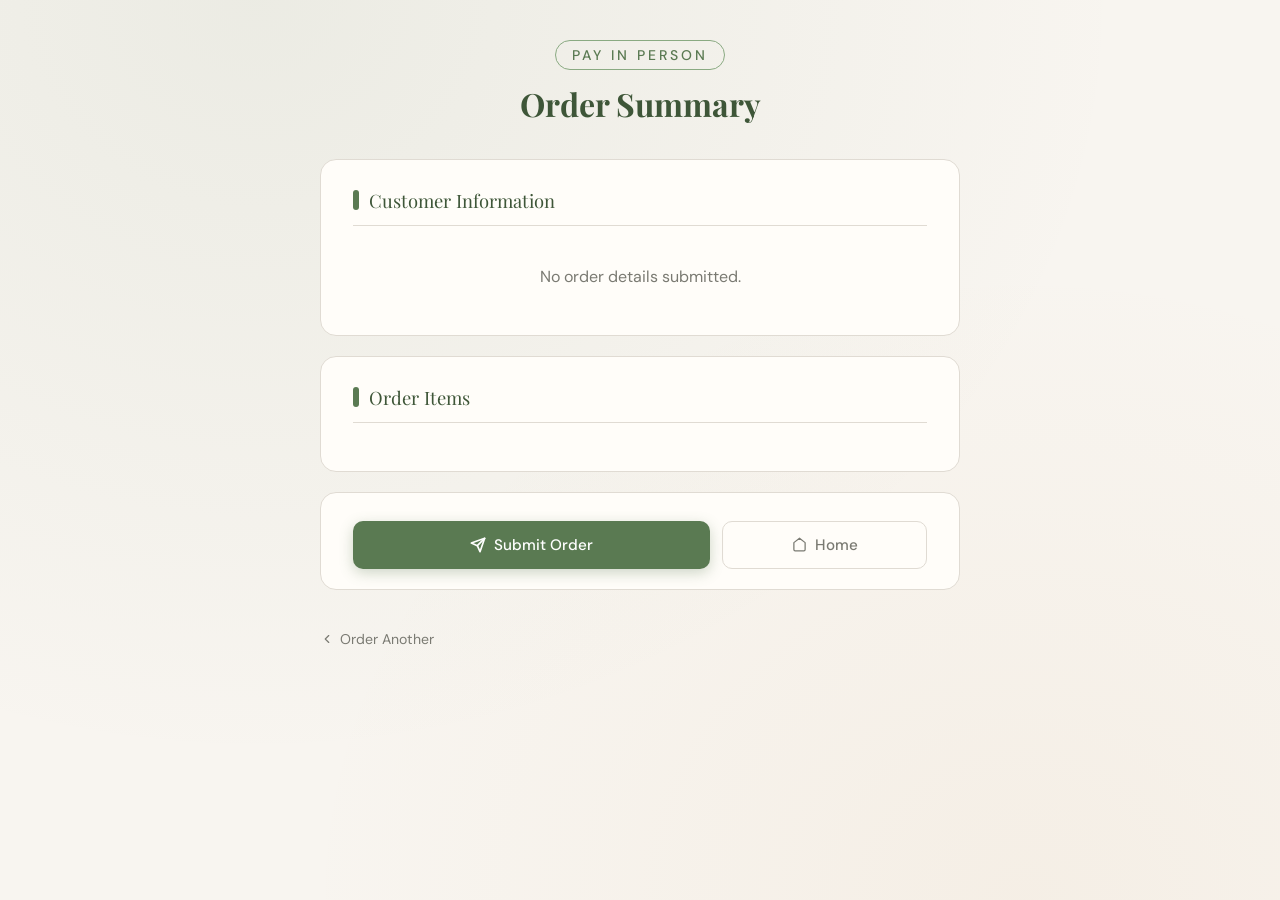
<file: order-detail.html>
<!DOCTYPE html>
<html lang="en">
<head>
    <meta charset="UTF-8">
    <meta name="viewport" content="width=device-width, initial-scale=1.0">
    <title>Order Details</title>
    <link rel="preconnect" href="https://fonts.googleapis.com">
    <link href="https://fonts.googleapis.com/css2?family=Playfair+Display:wght@400;700&family=DM+Sans:wght@300;400;500&display=swap" rel="stylesheet">
    <style>
        :root {
            --sage: #5a7a52;
            --sage-dark: #3e5638;
            --sage-light: #8aaa82;
            --cream: #f8f5f0;
            --warm-white: #fffdf9;
            --text: #2c2c2c;
            --muted: #7a7a72;
            --border: #e0dbd3;
            --accent: #c4853a;
        }

        * { box-sizing: border-box; margin: 0; padding: 0; }

        body {
            font-family: 'DM Sans', sans-serif;
            background-color: var(--cream);
            color: var(--text);
            min-height: 100vh;
            padding: 40px 20px 60px;
            background-image:
                radial-gradient(ellipse at 20% 0%, rgba(90,122,82,0.08) 0%, transparent 60%),
                radial-gradient(ellipse at 80% 100%, rgba(196,133,58,0.06) 0%, transparent 50%);
        }

        .container {
            max-width: 640px;
            margin: auto;
            animation: fadeUp 0.5s ease both;
        }

        /* Header */
        .header {
            text-align: center;
            margin-bottom: 36px;
            animation: fadeDown 0.6s ease both;
        }

        .header-eyebrow {
            display: inline-block;
            font-size: 14px;
            font-weight: 500;
            letter-spacing: 3px;
            text-transform: uppercase;
            color: var(--sage);
            border: 1px solid var(--sage-light);
            padding: 5px 16px;
            border-radius: 20px;
            margin-bottom: 16px;
        }

        h1 {
            font-family: 'Playfair Display', serif;
            font-size: clamp(1.5rem, 5vw, 2rem);
            font-weight: 700;
            color: var(--sage-dark);
            line-height: 1.15;
        }

        /* Section cards */
        .section-card {
            background: var(--warm-white);
            border: 1px solid var(--border);
            border-radius: 16px;
            padding: 28px 32px;
            margin-bottom: 20px;
        }

        .section-title {
            font-family: 'Playfair Display', serif;
            font-size: 1.15rem;
            color: var(--sage-dark);
            margin-bottom: 20px;
            padding-bottom: 12px;
            border-bottom: 1px solid var(--border);
            display: flex;
            align-items: center;
            gap: 10px;
        }

        .section-title::before {
            content: '';
            display: inline-block;
            width: 6px;
            height: 20px;
            background: var(--sage);
            border-radius: 3px;
            flex-shrink: 0;
        }

        /* Detail rows */
        .detail-row {
            display: flex;
            align-items: center;
            gap: 12px;
            padding: 10px 0;
            border-bottom: 1px solid var(--border);
        }

        .detail-row:last-child { border-bottom: none; }

        .detail-label {
            font-size: 0.78rem;
            font-weight: 500;
            letter-spacing: 0.5px;
            text-transform: uppercase;
            color: var(--muted);
            width: 90px;
            flex-shrink: 0;
        }

        .detail-value {
            font-size: 0.95rem;
            color: var(--text);
            flex: 1;
            background: var(--cream);
            border: 1.5px solid var(--border);
            border-radius: 8px;
            padding: 9px 13px;
            font-family: 'DM Sans', sans-serif;
        }

        /* Product items */
        .product-row {
            display: flex;
            align-items: center;
            justify-content: space-between;
            padding: 12px 0;
            border-bottom: 1px solid var(--border);
            gap: 12px;
        }

        .product-row:last-child { border-bottom: none; }

        .product-name {
            font-weight: 500;
            flex: 1;
        }

        .product-qty {
            font-size: 0.85rem;
            color: var(--muted);
            white-space: nowrap;
        }

        .product-subtotal {
            font-weight: 600;
            color: var(--sage-dark);
            white-space: nowrap;
            font-size: 0.95rem;
        }

        /* Total */
        .total-line {
            display: flex;
            justify-content: space-between;
            align-items: center;
            padding-top: 16px;
            margin-top: 4px;
            border-top: 2px solid var(--border);
        }

        .total-label {
            font-size: 0.85rem;
            text-transform: uppercase;
            letter-spacing: 1px;
            color: var(--muted);
            font-weight: 500;
        }

        .total-amount {
            font-family: 'Playfair Display', serif;
            font-size: 1.8rem;
            font-weight: 700;
            color: var(--sage-dark);
        }

        /* Buttons */
        .btn-row {
            display: flex;
            gap: 12px;
            margin-top: 8px;
        }

        button {
            display: inline-flex;
            align-items: center;
            justify-content: center;
            gap: 8px;
            padding: 13px 24px;
            border-radius: 10px;
            border: none;
            font-family: 'DM Sans', sans-serif;
            font-size: 0.95rem;
            font-weight: 500;
            cursor: pointer;
            transition: all 0.2s;
        }

        .btn-primary {
            flex: 2;
            background: var(--sage);
            color: white;
            box-shadow: 0 4px 14px rgba(90,122,82,0.3);
        }

        .btn-primary:hover {
            background: var(--sage-dark);
            box-shadow: 0 6px 20px rgba(90,122,82,0.4);
            transform: translateY(-1px);
        }

        .btn-secondary {
            flex: 1;
            background: transparent;
            color: var(--muted);
            border: 1.5px solid var(--border);
        }

        .btn-secondary:hover {
            border-color: var(--sage-light);
            color: var(--sage);
            background: rgba(90,122,82,0.04);
        }

        .back-link {
            display: inline-flex;
            align-items: center;
            gap: 6px;
            margin-top: 20px;
            font-size: 0.88rem;
            color: var(--muted);
            text-decoration: none;
            transition: color 0.2s;
        }

        .back-link:hover { color: var(--sage); }

        .no-order {
            text-align: center;
            color: var(--muted);
            padding: 20px 0;
        }

        @keyframes fadeDown {
            from { opacity: 0; transform: translateY(-16px); }
            to   { opacity: 1; transform: translateY(0); }
        }

        @keyframes fadeUp {
            from { opacity: 0; transform: translateY(16px); }
            to   { opacity: 1; transform: translateY(0); }
        }

        @media (max-width: 480px) {
            .btn-row { flex-direction: column; }
            .section-card { padding: 20px; }
        }
    </style>
</head>
<body>
    <div class="container">

        <div class="header">
            <div class="header-eyebrow">Pay In Person</div>
            <h1>Order Summary</h1>
        </div>

        <div id="order-details">
            <form id="order-details-form" action="https://formspree.io/f/mdajqypg" method="POST">

                <!-- Customer Info -->
                <div class="section-card" id="customer-card">
                    <div class="section-title">Customer Information</div>
                    <div id="customer-info-display"></div>
                </div>

                <!-- Products -->
                <div class="section-card" id="products-card">
                    <div class="section-title">Order Items</div>
                    <div id="product-list-display"></div>
                    <div id="total-amount-display"></div>
                </div>

                <div class="section-card" style="padding: 20px 32px;">
                    <div class="btn-row">
                        <button type="submit" id="send-button" class="btn-primary">
                            <svg width="16" height="16" viewBox="0 0 24 24" fill="none" stroke="currentColor" stroke-width="2.5" stroke-linecap="round" stroke-linejoin="round"><line x1="22" y1="2" x2="11" y2="13"/><polygon points="22 2 15 22 11 13 2 9 22 2"/></svg>
                            Submit Order
                        </button>
                        <button type="button" class="btn-secondary" onclick="window.location.href='index.html'">
                            <svg width="15" height="15" viewBox="0 0 24 24" fill="none" stroke="currentColor" stroke-width="2" stroke-linecap="round" stroke-linejoin="round"><path d="M3 9l9-7 9 7v11a2 2 0 0 1-2 2H5a2 2 0 0 1-2-2z"/></svg>
                            Home
                        </button>
                    </div>
                </div>

            </form>
        </div>

        <a href="sales.html" class="back-link">
            <svg width="14" height="14" viewBox="0 0 24 24" fill="none" stroke="currentColor" stroke-width="2" stroke-linecap="round" stroke-linejoin="round"><polyline points="15 18 9 12 15 6"/></svg>
            Order Another
        </a>

    </div>

    <script>
        document.addEventListener('DOMContentLoaded', function() {
            const urlParams = new URLSearchParams(window.location.search);
            const customerInfoDisplay = document.getElementById('customer-info-display');
            const productListDisplay = document.getElementById('product-list-display');
            const totalAmountDisplay = document.getElementById('total-amount-display');

            if (urlParams.toString() === '') {
                customerInfoDisplay.innerHTML = '<p class="no-order">No order details submitted.</p>';
                return;
            }

            let products = {};
            let customerDetails = {};
            let totalAmount = 0;

            for (let [key, value] of urlParams.entries()) {
                key = decodeURIComponent(key);
                value = decodeURIComponent(value);

                if (key.startsWith('quantity-')) {
                    const id = key.replace('quantity-', '');
                    if (!products[id]) products[id] = {};
                    products[id].quantity = parseInt(value, 10);
                } else if (key.startsWith('product-name-')) {
                    const id = key.replace('product-name-', '');
                    if (!products[id]) products[id] = {};
                    products[id].name = value;
                } else if (key.startsWith('product-price-')) {
                    const id = key.replace('product-price-', '');
                    if (!products[id]) products[id] = {};
                    products[id].price = parseFloat(value);
                } else if (key === 'total-order-amount') {
                    totalAmount = parseFloat(value);
                } else if (key.startsWith('customer-')) {
                    customerDetails[key.replace('customer-', '')] = value;
                }
            }

            // Render customer info
            const labelMap = { name: 'Name', email: 'Email', phone: 'Phone', notes: 'Notes' };
            if (Object.keys(customerDetails).length > 0) {
                customerInfoDisplay.innerHTML = Object.entries(customerDetails).map(([key, val]) => `
                    <div class="detail-row">
                        <span class="detail-label">${labelMap[key] || key}</span>
                        <input type="text" class="detail-value" name="${key}" value="${val}" readonly>
                    </div>
                `).join('');
            } else {
                customerInfoDisplay.innerHTML = '<p class="no-order">No customer info found.</p>';
            }

            // Render products
            if (Object.keys(products).length > 0) {
                productListDisplay.innerHTML = Object.values(products).map(p => `
                    <div class="product-row">
                        <span class="product-name">${p.name}</span>
                        <span class="product-qty">× ${p.quantity} @ $${p.price.toFixed(2)}</span>
                        <span class="product-subtotal">$${(p.quantity * p.price).toFixed(2)}</span>
                        <input type="hidden" name="${p.name}" value="${p.quantity} x ${p.price.toFixed(2)} = $${(p.quantity * p.price).toFixed(2)}">
                    </div>
                `).join('');

                totalAmountDisplay.innerHTML = `
                    <div class="total-line">
                        <span class="total-label">Total</span>
                        <span class="total-amount">$${totalAmount.toFixed(2)}</span>
                        <input type="hidden" name="Total-Amount" value="$${totalAmount.toFixed(2)}">
                    </div>
                `;
            } else {
                productListDisplay.innerHTML = '<p class="no-order">No products in this order.</p>';
            }
        });
    </script>
</body>
</html>
</file>
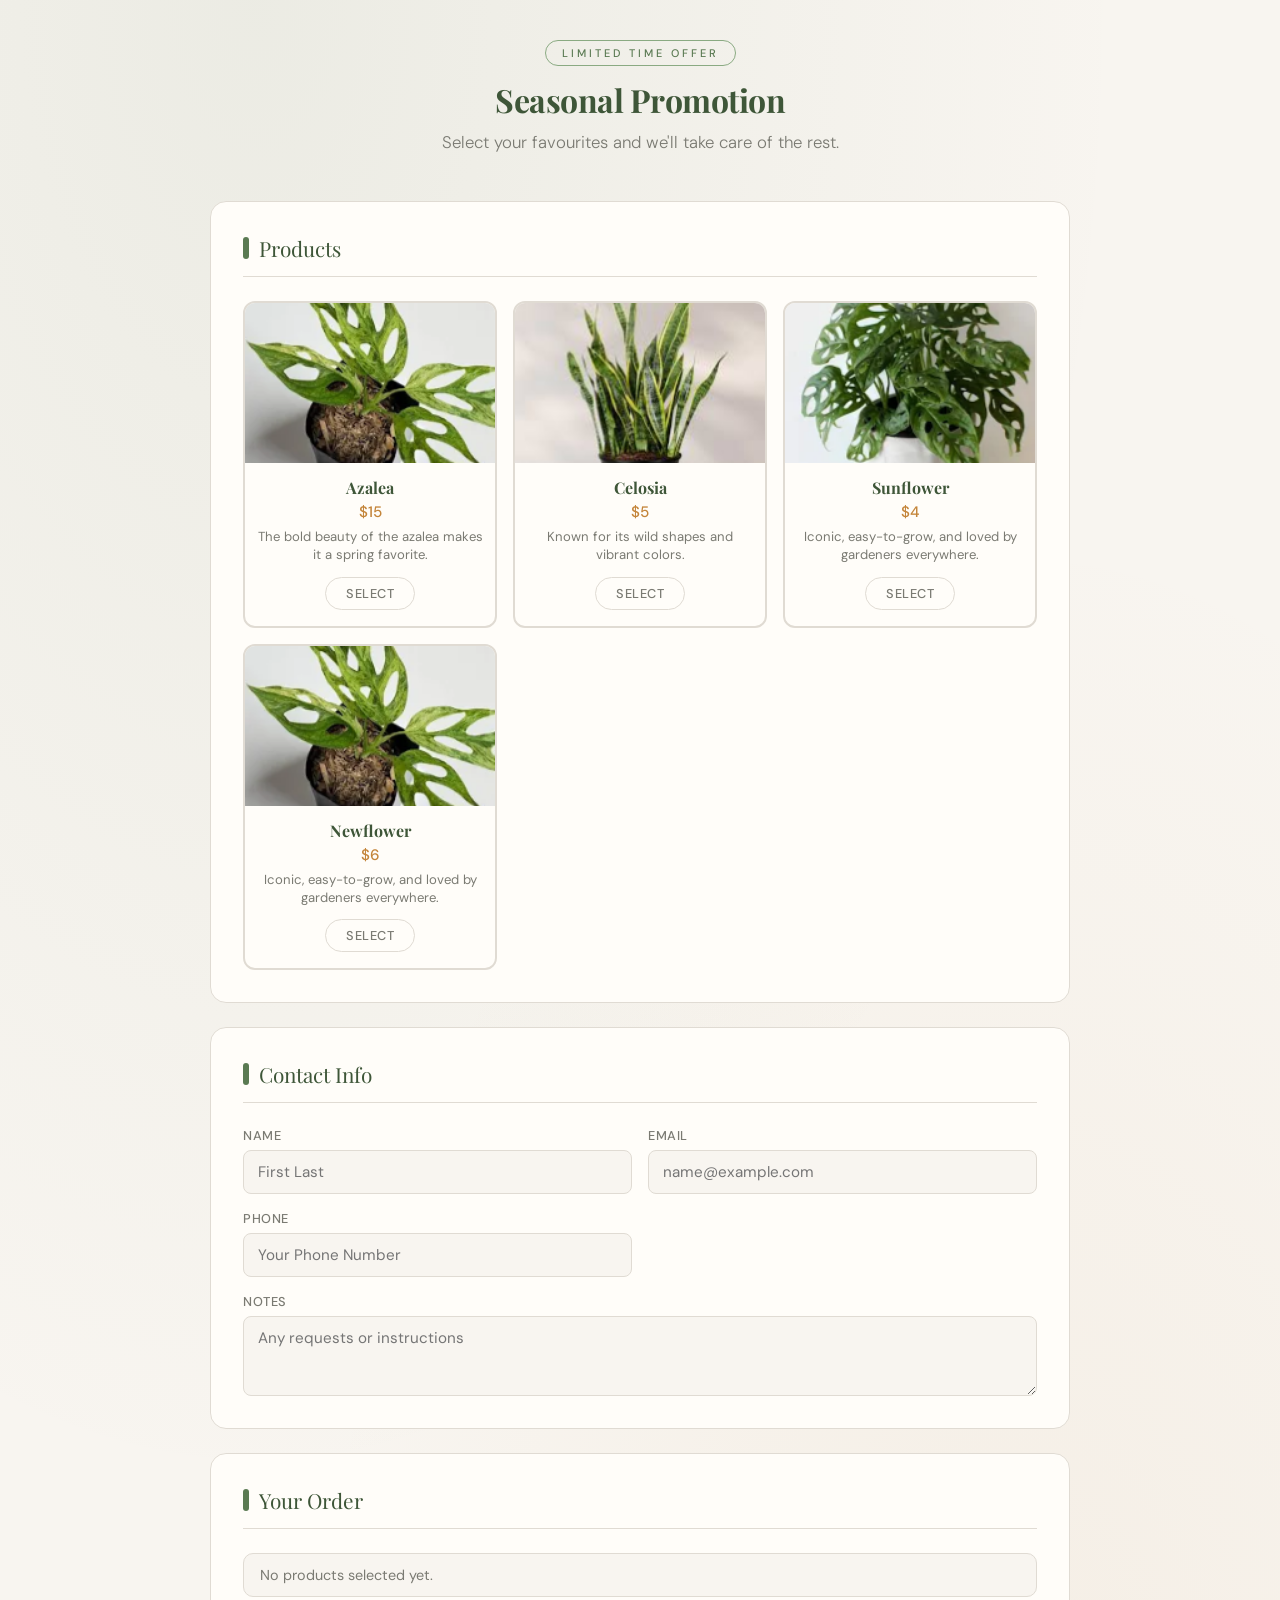
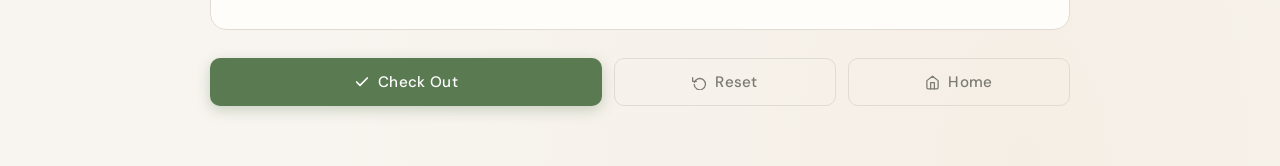
<file: sales.html>
<!DOCTYPE html>
<html lang="en">
<head>
    <meta charset="UTF-8">
    <meta name="viewport" content="width=device-width, initial-scale=1.0">
    <title>Seasonal Promotion</title>
    <link rel="preconnect" href="https://fonts.googleapis.com">
    <link href="https://fonts.googleapis.com/css2?family=Playfair+Display:wght@400;700&family=DM+Sans:wght@300;400;500&display=swap" rel="stylesheet">
    <style>
        :root {
            --sage: #5a7a52;
            --sage-dark: #3e5638;
            --sage-light: #8aaa82;
            --cream: #f8f5f0;
            --warm-white: #fffdf9;
            --text: #2c2c2c;
            --muted: #7a7a72;
            --border: #e0dbd3;
            --accent: #c4853a;
        }

        * { box-sizing: border-box; margin: 0; padding: 0; }

        body {
            font-family: 'DM Sans', sans-serif;
            background-color: var(--cream);
            color: var(--text);
            min-height: 100vh;
            padding: 40px 20px 60px;
            background-image: 
                radial-gradient(ellipse at 20% 0%, rgba(90,122,82,0.08) 0%, transparent 60%),
                radial-gradient(ellipse at 80% 100%, rgba(196,133,58,0.06) 0%, transparent 50%);
        }

        .container {
            max-width: 860px;
            margin: auto;
        }

        /* Header */
        .header {
            text-align: center;
            margin-bottom: 48px;
            animation: fadeDown 0.6s ease both;
        }

        .header-eyebrow {
            display: inline-block;
            font-size: 11px;
            font-weight: 500;
            letter-spacing: 3px;
            text-transform: uppercase;
            color: var(--sage);
            border: 1px solid var(--sage-light);
            padding: 5px 16px;
            border-radius: 20px;
            margin-bottom: 16px;
        }

        h1 {
            font-family: 'Playfair Display', serif;
            font-size: clamp(1.5rem, 5vw, 2rem);
            font-weight: 700;
            color: var(--sage-dark);
            line-height: 1.15;
            letter-spacing: -0.5px;
        }

        .header-sub {
            margin-top: 12px;
            color: var(--muted);
            font-weight: 300;
            font-size: 1.05rem;
        }

        /* Cards */
        .section-card {
            background: var(--warm-white);
            border: 1px solid var(--border);
            border-radius: 16px;
            padding: 32px;
            margin-bottom: 24px;
            animation: fadeUp 0.5s ease both;
        }

        .section-card:nth-child(2) { animation-delay: 0.1s; }
        .section-card:nth-child(3) { animation-delay: 0.2s; }
        .section-card:nth-child(4) { animation-delay: 0.3s; }

        .section-title {
            font-family: 'Playfair Display', serif;
            font-size: 1.3rem;
            color: var(--sage-dark);
            margin-bottom: 24px;
            padding-bottom: 14px;
            border-bottom: 1px solid var(--border);
            display: flex;
            align-items: center;
            gap: 10px;
        }

        .section-title::before {
            content: '';
            display: inline-block;
            width: 6px;
            height: 22px;
            background: var(--sage);
            border-radius: 3px;
        }

        /* Product Grid */
        .product-grid {
            display: grid;
            grid-template-columns: repeat(auto-fill, minmax(220px, 1fr));
            gap: 16px;
        }

        .product-item {
            border: 2px solid var(--border);
            padding: 0;
            border-radius: 12px;
            text-align: center;
            cursor: pointer;
            transition: border-color 0.2s, box-shadow 0.2s, transform 0.2s;
            overflow: hidden;
            position: relative;
            background: var(--warm-white);
        }

        .product-item:hover {
            border-color: var(--sage-light);
            box-shadow: 0 6px 24px rgba(90,122,82,0.12);
            transform: translateY(-2px);
        }

        .product-item.selected {
            border-color: var(--sage);
            box-shadow: 0 0 0 3px rgba(90,122,82,0.15);
        }

        .product-item img {
            width: 100%;
            height: 160px;
            object-fit: cover;
            display: block;
        }

        .product-item-body {
            padding: 14px 12px 16px;
        }

        .product-item h3 {
            font-family: 'Playfair Display', serif;
            font-size: 1rem;
            font-weight: 700;
            color: var(--sage-dark);
            margin-bottom: 4px;
        }

        .product-price {
            font-weight: 500;
            color: var(--accent);
            font-size: 0.95rem;
        }

        .product-desc {
            font-size: 0.82rem;
            color: var(--muted);
            margin-top: 6px;
            line-height: 1.4;
        }

        /* Custom checkbox */
        .product-item input[type="checkbox"] {
            display: none;
        }

        .product-select-btn {
            display: inline-block;
            margin-top: 12px;
            padding: 7px 20px;
            border-radius: 20px;
            font-size: 0.8rem;
            font-weight: 500;
            letter-spacing: 0.5px;
            border: 1.5px solid var(--border);
            color: var(--muted);
            transition: all 0.2s;
            cursor: pointer;
        }

        .product-item.selected .product-select-btn {
            background: var(--sage);
            border-color: var(--sage);
            color: white;
        }

        .checkmark {
            position: absolute;
            top: 10px;
            right: 10px;
            width: 24px;
            height: 24px;
            background: var(--sage);
            border-radius: 50%;
            display: flex;
            align-items: center;
            justify-content: center;
            opacity: 0;
            transform: scale(0.5);
            transition: opacity 0.2s, transform 0.2s;
        }

        .checkmark svg { width: 13px; height: 13px; fill: white; }

        .product-item.selected .checkmark {
            opacity: 1;
            transform: scale(1);
        }

        /* Contact Form */
        .form-row {
            display: grid;
            grid-template-columns: 1fr 1fr;
            gap: 16px;
            margin-bottom: 16px;
        }

        .form-group {
            display: flex;
            flex-direction: column;
            gap: 6px;
        }

        .form-group.full { grid-column: 1 / -1; }

        label {
            font-size: 0.8rem;
            font-weight: 500;
            letter-spacing: 0.5px;
            text-transform: uppercase;
            color: var(--muted);
        }

        input[type="text"],
        input[type="email"],
        input[type="tel"],
        textarea {
            width: 100%;
            padding: 11px 14px;
            border: 1.5px solid var(--border);
            border-radius: 8px;
            font-family: 'DM Sans', sans-serif;
            font-size: 0.95rem;
            color: var(--text);
            background: var(--cream);
            transition: border-color 0.2s, box-shadow 0.2s;
            outline: none;
        }

        input:focus, textarea:focus {
            border-color: var(--sage);
            box-shadow: 0 0 0 3px rgba(90,122,82,0.1);
        }

        textarea { resize: vertical; min-height: 80px; }

        /* Order summary */
        #selected-products-list {
            list-style: none;
            padding: 0;
            display: flex;
            flex-direction: column;
            gap: 10px;
        }

        #selected-products-list li {
            display: flex;
            align-items: center;
            gap: 12px;
            background: var(--cream);
            border: 1px solid var(--border);
            padding: 12px 16px;
            border-radius: 10px;
        }

        #selected-products-list li.header-row {
            background: none;
            border: none;
            padding: 0 16px;
            font-size: 0.78rem;
            font-weight: 500;
            text-transform: uppercase;
            letter-spacing: 0.5px;
            color: var(--muted);
        }

        #selected-products-list li img {
            width: 46px;
            height: 46px;
            object-fit: cover;
            border-radius: 8px;
            flex-shrink: 0;
        }

        #selected-products-list li span {
            font-weight: 500;
            flex: 1;
        }

        #selected-products-list input[type="number"] {
            width: 68px;
            padding: 7px 10px;
            text-align: center;
            border: 1.5px solid var(--border);
            border-radius: 8px;
            font-family: 'DM Sans', sans-serif;
            font-size: 0.95rem;
            background: var(--warm-white);
            outline: none;
            transition: border-color 0.2s;
        }

        #selected-products-list input[type="number"]:focus {
            border-color: var(--sage);
        }

        .empty-order {
            text-align: center;
            color: var(--muted);
            font-size: 0.9rem;
            padding: 20px 0;
        }

        .total-line {
            display: flex;
            justify-content: flex-end;
            align-items: center;
            gap: 12px;
            margin-top: 16px;
            padding-top: 16px;
            border-top: 1px solid var(--border);
        }

        .total-label {
            font-size: 0.85rem;
            text-transform: uppercase;
            letter-spacing: 1px;
            color: var(--muted);
            font-weight: 500;
        }

        .total-amount {
            font-family: 'Playfair Display', serif;
            font-size: 1.6rem;
            font-weight: 700;
            color: var(--sage-dark);
        }

        /* Buttons */
        .btn-row {
            display: flex;
            gap: 12px;
            margin-top: 28px;
        }

        button {
            display: inline-flex;
            align-items: center;
            justify-content: center;
            gap: 8px;
            padding: 13px 24px;
            border-radius: 10px;
            border: none;
            font-family: 'DM Sans', sans-serif;
            font-size: 0.95rem;
            font-weight: 500;
            cursor: pointer;
            transition: all 0.2s;
            letter-spacing: 0.3px;
        }

        .btn-primary {
            flex: 2;
            background: var(--sage);
            color: white;
            box-shadow: 0 4px 14px rgba(90,122,82,0.3);
        }

        .btn-primary:hover {
            background: var(--sage-dark);
            box-shadow: 0 6px 20px rgba(90,122,82,0.4);
            transform: translateY(-1px);
        }

        .btn-secondary {
            flex: 1;
            background: transparent;
            color: var(--muted);
            border: 1.5px solid var(--border);
        }

        .btn-secondary:hover {
            border-color: var(--sage-light);
            color: var(--sage);
            background: rgba(90,122,82,0.04);
        }

        @keyframes fadeDown {
            from { opacity: 0; transform: translateY(-16px); }
            to   { opacity: 1; transform: translateY(0); }
        }

        @keyframes fadeUp {
            from { opacity: 0; transform: translateY(16px); }
            to   { opacity: 1; transform: translateY(0); }
        }

        @media (max-width: 540px) {
            .form-row { grid-template-columns: 1fr; }
            .btn-row { flex-direction: column; }
            .btn-primary, .btn-secondary { flex: unset; width: 100%; }
        }
    </style>
</head>
<body>
    <div class="container">

        <div class="header">
            <div class="header-eyebrow">Limited Time Offer</div>
            <h1>Seasonal Promotion</h1>
            <p class="header-sub">Select your favourites and we'll take care of the rest.</p>
        </div>

        <form id="promo-form" action="order-detail.html" name="order-form" method="GET">

            <!-- Products -->
            <div class="section-card">
                <div class="section-title">Products</div>
                <div class="product-grid" id="product-grid"></div>
            </div>

            <!-- Contact -->
            <div class="section-card">
                <div class="section-title">Contact Info</div>
                <div class="form-row">
                    <div class="form-group">
                        <label for="customer-name">Name</label>
                        <input type="text" id="customer-name" name="customer-name" placeholder="First Last" required>
                    </div>
                    <div class="form-group">
                        <label for="customer-email">Email</label>
                        <input type="email" id="customer-email" name="customer-email" placeholder="name@example.com" required>
                    </div>
                </div>
                <div class="form-row">
                    <div class="form-group">
                        <label for="customer-phone">Phone</label>
                        <input type="tel" id="customer-phone" name="customer-phone" placeholder="Your Phone Number" required>
                    </div>
                </div>
                <div class="form-group" style="margin-top: 0;">
                    <label for="customer-notes">Notes</label>
                    <textarea id="customer-notes" name="customer-notes" placeholder="Any requests or instructions"></textarea>
                </div>
            </div>

            <!-- Order Summary -->
            <div class="section-card">
                <div class="section-title">Your Order</div>
                <ul id="selected-products-list">
                    <li class="empty-order">No products selected yet.</li>
                </ul>
                <input type="hidden" id="total-order-amount" name="total-order-amount" value="0">
                <div class="total-line" id="total-line" style="display:none;">
                    <span class="total-label">Total</span>
                    <span class="total-amount" id="total-display">$0.00</span>
                </div>
            </div>

            <div class="btn-row">
                <button type="submit" class="btn-primary">
                    <svg width="16" height="16" viewBox="0 0 24 24" fill="none" stroke="currentColor" stroke-width="2.5" stroke-linecap="round" stroke-linejoin="round"><polyline points="20 6 9 17 4 12"/></svg>
                    Check Out
                </button>
                <button type="reset" class="btn-secondary" id="download-order">
                    <svg width="15" height="15" viewBox="0 0 24 24" fill="none" stroke="currentColor" stroke-width="2" stroke-linecap="round" stroke-linejoin="round"><polyline points="1 4 1 10 7 10"/><path d="M3.51 15a9 9 0 1 0 .49-3.31"/></svg>
                    Reset
                </button>
                <button type="button" class="btn-secondary" onclick="window.location.href='index.html'">
                    <svg width="15" height="15" viewBox="0 0 24 24" fill="none" stroke="currentColor" stroke-width="2" stroke-linecap="round" stroke-linejoin="round"><path d="M3 9l9-7 9 7v11a2 2 0 0 1-2 2H5a2 2 0 0 1-2-2z"/><polyline points="9 22 9 12 15 12 15 22"/></svg>
                    Home
                </button>
            </div>

        </form>
    </div>

    <script>
        function updateTotalAmount() {
            let total = 0;
            document.querySelectorAll('#selected-products-list input[type="number"]').forEach(input => {
                total += parseFloat(input.dataset.price) * parseInt(input.value, 10);
            });
            document.getElementById('total-display').textContent = `$${total.toFixed(2)}`;
            document.getElementById('total-order-amount').value = total.toFixed(2);
            document.getElementById('total-line').style.display = total > 0 ? 'flex' : 'none';
        }

        document.addEventListener('DOMContentLoaded', () => {
            const productGrid = document.getElementById('product-grid');
            const selectedProductsList = document.getElementById('selected-products-list');
            let products = [];

            fetch('data/products.json')
                .then(r => r.json())
                .then(data => {
                    products = data;
                    products.forEach(product => {
                        const el = document.createElement('div');
                        el.className = 'product-item';
                        el.dataset.productId = product.id;
                        el.innerHTML = `
                            <div class="checkmark"><svg viewBox="0 0 24 24"><path d="M20 6L9 17l-5-5"/></svg></div>
                            <img src="${product.image}" alt="${product.name}">
                            <div class="product-item-body">
                                <h3>${product.name}</h3>
                                <div class="product-price">$${product.price}</div>
                                <p class="product-desc">${product.description}</p>
                                <input type="checkbox" id="${product.id}" name="product" value="${product.name}" data-image="${product.image}" data-price="${product.price}">
                                <label class="product-select-btn" for="${product.id}">Select</label>
                            </div>
                        `;
                        productGrid.appendChild(el);

                        el.querySelector('input[type="checkbox"]').addEventListener('change', () => {
                            el.classList.toggle('selected', el.querySelector('input').checked);
                            el.querySelector('.product-select-btn').textContent = el.querySelector('input').checked ? '✓ Selected' : 'Select';
                            updateSelectedProducts();
                        });
                    });
                })
                .catch(() => {
                    // Demo fallback if no JSON file
                    productGrid.innerHTML = '<p style="color:var(--muted);font-size:0.9rem;">Products will appear here once connected to your data source.</p>';
                });

            function updateSelectedProducts() {
                const quantityMap = new Map();
                document.querySelectorAll('#selected-products-list input[type="number"]').forEach(i => {
                    quantityMap.set(i.dataset.productId, parseInt(i.value, 10));
                });

                selectedProductsList.innerHTML = '';
                const checked = document.querySelectorAll('input[name="product"]:checked');

                if (checked.length === 0) {
                    selectedProductsList.innerHTML = '<li class="empty-order">No products selected yet.</li>';
                    updateTotalAmount();
                    return;
                }

                checked.forEach(checkbox => {
                    const product = products.find(p => p.name === checkbox.value);
                    const price = parseFloat(checkbox.dataset.price);
                    const qty = quantityMap.get(product.id) || 1;
                    const li = document.createElement('li');
                    li.innerHTML = `
                        <img src="${product.image}" alt="${product.name}">
                        <span>${product.name}</span>
                        <input type="hidden" name="product-name-${product.id}" value="${product.name}">
                        <input type="hidden" name="product-price-${product.id}" value="${price}">
                        <input type="number" min="1" value="${qty}" name="quantity-${product.id}" data-product-id="${product.id}" data-price="${price}">
                    `;
                    selectedProductsList.appendChild(li);
                });

                updateTotalAmount();
                document.querySelectorAll('#selected-products-list input[type="number"]').forEach(i => {
                    i.addEventListener('change', updateTotalAmount);
                });
            }

            document.getElementById('download-order').addEventListener('click', () => {
                const orderDetails = JSON.parse(localStorage.getItem('orderDetails'));
                if (orderDetails) {
                    const dataStr = "data:text/json;charset=utf-8," + encodeURIComponent(JSON.stringify(orderDetails, null, 2));
                    const a = document.createElement('a');
                    a.setAttribute("href", dataStr);
                    a.setAttribute("download", "orders.json");
                    document.body.appendChild(a);
                    a.click();
                    a.remove();
                }
            });
        });
    </script>
</body>
</html>
</file>
